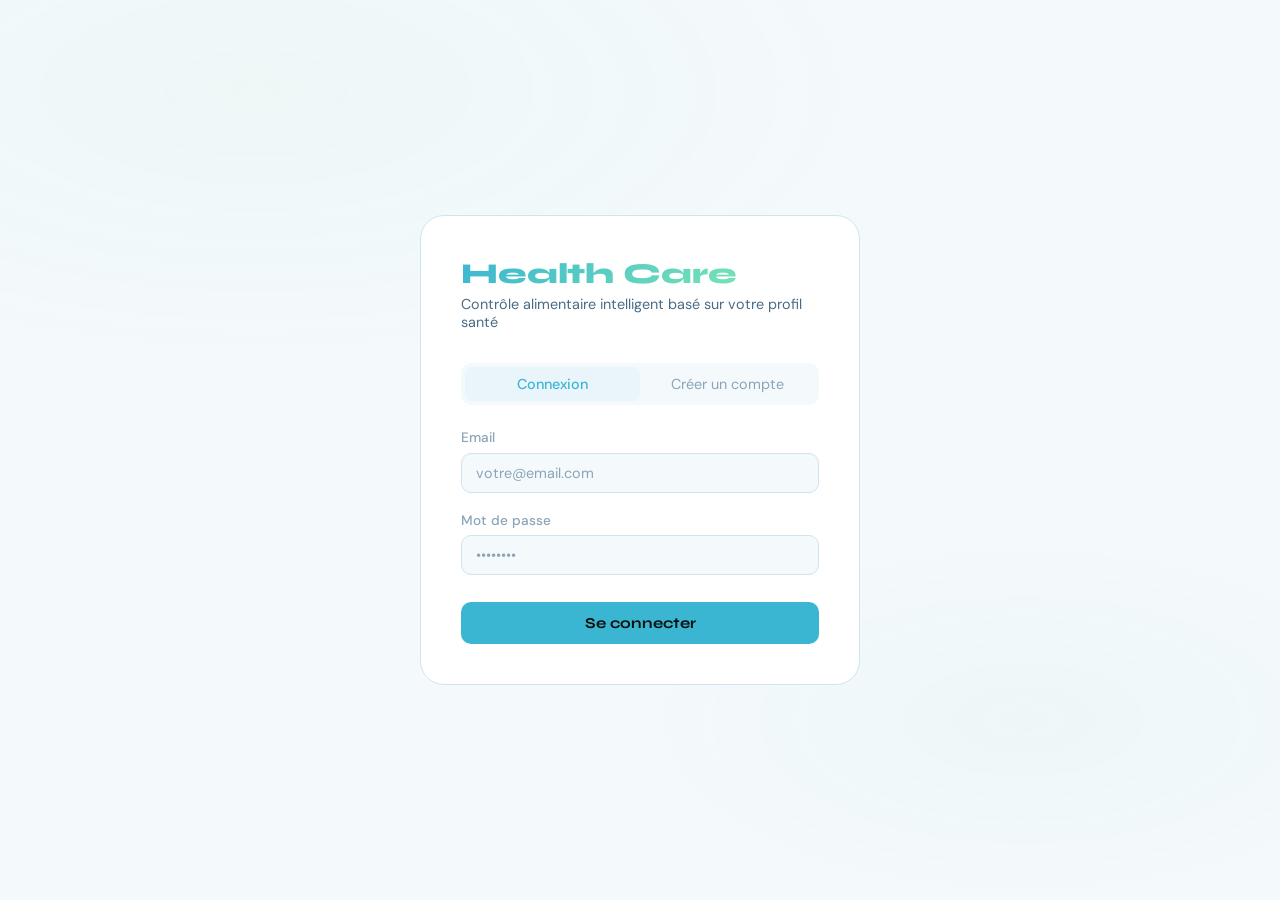
<file: index.html>
<!DOCTYPE html>
<html lang="fr">
<head>
  <meta charset="UTF-8">
  <meta name="viewport" content="width=device-width, initial-scale=1.0">
  <title>Health Care — Contrôle Alimentaire Intelligent</title>
  <link
    href="https://fonts.googleapis.com/css2?family=Syne:wght@400;600;700;800&family=DM+Sans:ital,wght@0,300;0,400;0,500;1,300&display=swap"
    rel="stylesheet">
  <link rel="stylesheet" href="style.css">
</head>

<body>

  <nav id="main-nav" style="display:none">
    <div class="logo" onclick="goHome()" style="cursor:pointer">
      <img src="logos/health care logo.jpg" alt="Logo"  width="200px" height="100px">
    </div>
    
    <div class="nav-links">
      <button class="nav-link" id="nav-dashboard" onclick="showScreen('dashboard'); buildDashboard()">Dashboard</button>
      <button class="nav-link" id="nav-community" onclick="showScreen('community'); loadCommunity()">Communauté</button>
      <button class="nav-link" id="nav-coach" onclick="showScreen('coach'); loadChatHistory()">Coach IA</button>
      <button class="nav-link" id="nav-trends" onclick="showScreen('trends')">Tendances</button>
      <button class="nav-link" id="nav-profile" onclick="showScreen('profile'); buildProfileCard()">Profil</button>
    </div>
    <div class="nav-user">
      <div class="avatar" id="nav-avatar">?</div>
      <span class="nav-name" id="nav-name"></span>
      <button class="btn-logout" onclick="logout()">Déconnexion</button>
    </div>
  </nav>

  <div class="screen active" id="screen-auth">
    <div class="auth-card">
      <div class="auth-title">Health Care</div>
      <div class="auth-sub">Contrôle alimentaire intelligent basé sur votre profil santé</div>

      <div class="tabs">
        <button class="tab-btn active" onclick="switchTab('login')">Connexion</button>
        <button class="tab-btn" onclick="switchTab('register')">Créer un compte</button>
      </div>

      <div id="tab-login">
        <div class="form-group">
          <label>Email</label>
          <input type="email" id="login-email" placeholder="votre@email.com">
        </div>
        <div class="form-group">
          <label>Mot de passe</label>
          <input type="password" id="login-pass" placeholder="••••••••">
        </div>
        <div id="login-error" class="error-msg"></div>
        <button class="btn-primary" onclick="login()">Se connecter</button>
      </div>
      <div id="tab-register" style="display:none">
        <div class="form-row">
          <div class="form-group">
            <label>Prénom</label>
            <input type="text" id="reg-prenom" placeholder="Ali">
          </div>
          <div class="form-group">
            <label>Nom</label>
            <input type="text" id="reg-nom" placeholder="Ben Salah">
          </div>
        </div>
        <div class="form-group">
          <label>Email</label>
          <input type="email" id="reg-email" placeholder="votre@email.com">
        </div>
        <div class="form-group">
          <label>Mot de passe</label>
          <input type="password" id="reg-pass" placeholder="Minimum 6 caractères">
        </div>
        <div class="form-row3">
          <div class="form-group">
            <label>Âge</label>
            <input type="number" id="reg-age" placeholder="30" min="10" max="100">
          </div>
          <div class="form-group">
            <label>Taille (cm)</label>
            <input type="number" id="reg-height" placeholder="175" min="100" max="250">
          </div>
          <div class="form-group">
            <label>Poids (kg)</label>
            <input type="number" id="reg-weight" placeholder="70" min="30" max="300">
          </div>
        </div>
        <div class="form-row">
          <div class="form-group">
            <label>Sexe</label>
            <div class="goal-select-wrap">
              <select id="reg-gender">
                <option value="male">Homme</option>
                <option value="female">Femme</option>
              </select>
            </div>
          </div>
          <div class="form-group">
            <label>Activité physique</label>
            <div class="goal-select-wrap">
              <select id="reg-activity">
                <option value="1.2">1-Activité sédentaire (inactive)</option>
                <option value="1.375">2-Activité légère</option>
                <option value="1.55" selected>3-Activité modérée</option>
                <option value="1.725">4-Activité intense (vigoureuse)</option>
                <option value="1.9">5-Activité de musculation</option>
              </select>
            </div>
          </div>
        </div>
        <div class="form-group">
          <label>Objectif</label>
          <div class="goal-select-wrap">
            <select id="reg-goal">
              <option value="maintain">Maintenir le poids</option>
              <option value="lose">Perdre du poids</option>
              <option value="gain">Prendre du muscle</option>
            </select>
          </div>
        </div>
        <div class="form-group">
          <label>Conditions médicales / Notes (bilan de santé)</label>
          <textarea id="reg-medical" rows="2"
            placeholder="Ex: diabète type 2, hypertension, allergie au gluten..."></textarea>
          <div class="hint">Optionnel — pour personnaliser les recommandations</div>
        </div>
        <div id="reg-error" class="error-msg"></div>
        <div id="reg-success" class="success-msg"></div>
        <button class="btn-primary" onclick="register()">Créer mon compte</button>
      </div>
    </div>
  </div>
 
  <div class="screen" id="screen-profile">
    <div class="profile-wrap">
      <div class="profile-header">
        <div class="profile-icon">P</div>
        <div class="section-title">Mon Profil Santé</div>
        <div class="badge">Profil certifié ✓</div>
      </div>
      <div class="card" id="profile-info-card"></div>
      <div class="card" id="profile-bmi-card"></div>
      <button class="btn-primary" onclick="goToDashboard()" style="max-width:300px;margin:0 auto;display:block">
        Accéder au tableau de bord →
      </button>
    </div>
  </div>
 
  <div class="screen" id="screen-dashboard">
    <div class="dashboard-wrap">
      <div class="dash-header">
        <div>
          <div class="dash-title" id="dash-greeting">Bonjour</div>
          <div class="date-badge" id="dash-date"></div>
        </div>
      </div>
 
      <div class="stats-row">
        <div class="stat-card">
          <div class="stat-val" id="stat-cal">0</div>
          <div class="stat-label">kcal consommées</div>
        </div>
        <div class="stat-card">
          <div class="stat-val" id="stat-target">0</div>
          <div class="stat-label">kcal objectif</div>
        </div>
        <div class="stat-card">
          <div class="stat-val" id="stat-remaining">0</div>
          <div class="stat-label">kcal restantes</div>
        </div>
        <div class="stat-card">
          <div class="stat-val" id="stat-meals">0</div>
          <div class="stat-label">repas enregistrés</div>
        </div>
      </div>
 
      <div class="card">
        <div class="progress-section">
          <div class="progress-header">
            <span class="progress-label">Calories</span>
            <span class="progress-pct" id="cal-pct">0%</span>
          </div>
          <div class="progress-bar">
            <div class="progress-fill" id="cal-bar" style="width:0%"></div>
          </div>
        </div>
        <div class="macros-row" style="margin-top:1rem;margin-bottom:0">
          <div class="macro-card">
            <div class="macro-name">Protéines</div>
            <div class="macro-val" id="m-protein">0g</div>
            <div class="macro-target" id="mt-protein">/ 0g</div>
            <div class="macro-bar">
              <div class="macro-fill protein" id="mb-protein" style="width:0%"></div>
            </div>
          </div>
          <div class="macro-card">
            <div class="macro-name">Glucides</div>
            <div class="macro-val" id="m-carbs">0g</div>
            <div class="macro-target" id="mt-carbs">/ 0g</div>
            <div class="macro-bar">
              <div class="macro-fill carbs" id="mb-carbs" style="width:0%"></div>
            </div>
          </div>
          <div class="macro-card">
            <div class="macro-name">Lipides</div>
            <div class="macro-val" id="m-fat">0g</div>
            <div class="macro-target" id="mt-fat">/ 0g</div>
            <div class="macro-bar">
              <div class="macro-fill fat" id="mb-fat" style="width:0%"></div>
            </div>
          </div>
        </div>
      </div>
 
      <div class="add-meal-card">
        <div class="section-title" style="font-size:1rem;margin-bottom:0.8rem">Ajouter un aliment</div>
        <div class="meal-type-row" id="meal-types">
          <button class="meal-type-btn active" onclick="selectMealType(this,'petit-déjeuner')">Petit-déjeuner</button>
          <button class="meal-type-btn" onclick="selectMealType(this,'déjeuner')">Déjeuner</button>
          <button class="meal-type-btn" onclick="selectMealType(this,'dîner')">Dîner</button>
          <button class="meal-type-btn" onclick="selectMealType(this,'collation')">Collation</button>
        </div>
        <div class="food-input-row">
          <div class="scanner-btn" onclick="scanPhoto()" title="Scanner une photo">Scanner</div>
          <input type="text" id="food-input" placeholder="Ex: 200g de poulet grillé, 1 œuf, 250ml lait..."
            onkeydown="if(event.key==='Enter')addFood()">
          <button class="btn-add" id="add-btn" onclick="addFood()">Ajouter</button>
        </div>
        <div class="hint" style="margin-top:6px">Soyez précis sur la quantité pour une meilleure analyse</div>
 
        <div class="meals-list" id="meals-list">
          <div class="empty-state">
            <div class="ei"></div>Aucun aliment ajouté aujourd'hui
          </div>
        </div>
      </div>
 
      <div class="ai-analytics-section" style="margin-top:2rem">
        <div class="section-title" style="margin-bottom:1rem">Intelligence Artificielle</div>
        <div class="ai-actions-grid">
          <div class="ai-action-card" onclick="predictDeficiencies()">
            <div class="ai-card-icon"></div>
            <div class="ai-card-name">Prédire les carences</div>
            <div class="ai-card-sub">Analyse sur 7/30 jours</div>
          </div>
          <div class="ai-action-card" onclick="generateMenu()">
            <div class="ai-card-icon"></div>
            <div class="ai-card-name">Générer un menu</div>
            <div class="ai-card-sub">Plan de repas complet</div>
          </div>
        </div>
      </div>
 
      <button class="btn-analyze" id="analyze-btn" onclick="analyzeNutrition()" disabled style="margin-top:1.5rem">
        Lancer l'analyse (Aujourd'hui)
      </button>
 
      <div id="analysis-result"></div>
 
      <div class="card" id="tips-card" style="display:none">
        <div class="section-title" style="font-size:1rem">Recommandations personnalisées</div>
        <ul class="tips-list" id="tips-list"></ul>
      </div>
    </div>
  </div>
 
  <div class="screen" id="screen-coach">
    <div class="coach-wrap">
      <div class="coach-header">
        <div class="coach-avatar">IA</div>
        <div>
          <div class="coach-name">Assistant Nutritionnel IA</div>
          <div class="coach-status">En ligne — Prêt à vous aider</div>
        </div>
      </div>
      <div class="chat-container" id="chat-messages">
        <div class="bot-msg">Bonjour ! Je suis votre assistant nutritionnel. Comment puis-je vous aider aujourd'hui ?</div>
      </div>
      <div class="chat-input-row">
        <input type="text" id="chat-input" placeholder="Posez votre question..."
          onkeydown="if(event.key==='Enter')sendMessage()">
        <button class="btn-send" onclick="sendMessage()">Envoyer</button>
      </div>
    </div>
  </div>
 
  <div class="screen" id="screen-trends">
    <div class="trends-wrap">
 
      <div class="trends-header">
        <div class="section-title" style="margin-bottom:0">Analyse &amp; Menus</div>
        <div class="trends-subtitle">Analyses nutritionnelles personnalisées par IA</div>
      </div>
 
      <div class="trend-tabs">
        <button class="trend-tab active" onclick="switchTrendTab(this, 'deficiencies')">
          <span class="trend-tab-icon"></span> Carences
        </button>
        <button class="trend-tab" onclick="switchTrendTab(this, 'menus')">
          <span class="trend-tab-icon"></span> Menu hebdomadaire
        </button>
      </div>
 
      <div id="trend-content-deficiencies" class="trend-content">
        <div class="card trends-card">
          <div class="trends-card-header">
            <div>
              <div class="trends-card-title">Prédiction des carences</div>
              <div class="trends-card-desc">Basé sur votre historique alimentaire</div>
            </div>
            <div class="deficiency-controls">
              <div class="period-toggle">
                <button class="period-btn active" id="period-7" onclick="setPeriod(this, 7)">7j</button>
                <button class="period-btn" id="period-30" onclick="setPeriod(this, 30)">30j</button>
              </div>
              <button class="btn-analyze-sm" onclick="predictDeficiencies()">
                Analyser
              </button>
            </div>
          </div>
          <div class="deficiency-list" id="deficiency-list">
            <div class="empty-state">
              <div class="empty-icon"></div>
              <div>Lancez l'analyse pour détecter vos carences potentielles</div>
            </div>
          </div>
        </div>
      </div>
 
      <div id="trend-content-menus" class="trend-content" style="display:none">
        <div class="card trends-card">
          <div class="trends-card-header">
            <div>
              <div class="trends-card-title">Plan repas personnalisé</div>
              <div class="trends-card-desc">7 jours adaptés à votre profil et objectifs</div>
            </div>
            <button class="btn-analyze-sm" onclick="generateMenu()">
              Générer
            </button>
          </div>
          <div class="menu-display" id="menu-display">
            <div class="empty-state">
              <div class="empty-icon"></div>
              <div>Générez votre plan repas hebdomadaire personnalisé</div>
            </div>
          </div>
        </div>
      </div>
 
    </div>
  </div>
 
  <div class="screen" id="screen-community">
    <div class="community-wrap">
      <div class="section-title">Espace Médical & Communauté</div>
      <div class="community-actions">
        <button class="btn-primary" onclick="showPostModal()">Poser une question / Partager un bilan</button>
      </div>
      <div id="community-posts" class="posts-list">
        <!-- Posts will be loaded here -->
      </div>
    </div>

    <!-- Modal for new post -->
    <div id="post-modal" class="modal" style="display:none">
      <div class="modal-content">
        <span class="close" onclick="closePostModal()">&times;</span>
        <h3>Nouveau Post</h3>
        <div class="form-group">
          <label>Type</label>
          <select id="post-type">
            <option value="question">Question</option>
            <option value="bilan">Bilan Médical (Photo)</option>
          </select>
        </div>
        <div class="form-group" id="post-recipient-group" style="display:none">
          <label>Pour quel utilisateur ? (Optionnel)</label>
          <select id="post-recipient">
            <option value="">Tout le monde (Public)</option>
            <!-- Users will be loaded here -->
          </select>
        </div>
        <div class="form-group">
          <label>Titre</label>
          <input type="text" id="post-title" placeholder="Ex: Question sur le fer">
        </div>
        <div class="form-group">
          <label>Message</label>
          <textarea id="post-content" rows="4" placeholder="Votre message..."></textarea>
        </div>
        <div class="form-group" id="post-image-group" style="display:none">
          <label>Photo du bilan</label>
          <input type="file" id="post-image" accept="image/*">
        </div>
        <button class="btn-primary" onclick="submitPost()">Publier</button>
      </div>
    </div>
  </div>

  <script src="app.js"></script>
</body>
 
</html>
</file>
<file: style.css>
:root {
  --bg: #f4f9fc; /* fond clair */
  --surface: #ffffff;
  --surface2: #eaf4fb;
  --border: #d0e3f0;

  --accent: #3ab6d2; /* bleu principal */
  --accent2: #2aa4c0;
  --accent-dim: rgba(58, 182, 210, 0.1);

  --warn: #f59e0b;
  --warn-dim: rgba(245, 158, 11, 0.1);

  --danger: #ef4444;
  --danger-dim: rgba(239, 68, 68, 0.1);

  --text: #002b5f; /* bleu foncé pour texte */
  --text2: #4a6b85;
  --text3: #8aa4b8;

  --radius: 16px;
  --radius-sm: 10px;
}

* {
  margin: 0;
  padding: 0;
  box-sizing: border-box;
}

body {
  font-family: 'DM Sans', sans-serif;
  background: var(--bg);
  color: var(--text);
  min-height: 100vh;
  overflow-x: hidden;
}

/* BG TEXTURE */
body::before {
  content: '';
  position: fixed;
  inset: 0;
  background:
    radial-gradient(ellipse 80% 50% at 20% 10%, rgba(74, 222, 128, 0.04) 0%, transparent 60%),
    radial-gradient(ellipse 60% 40% at 80% 80%, rgba(34, 197, 94, 0.03) 0%, transparent 50%);
  pointer-events: none;
  z-index: 0;
}

/* ===== NAV ===== */
nav {
  position: fixed;
  top: 0;
  left: 0;
  right: 0;
  background: rgba(10, 15, 13, 0.85);
  backdrop-filter: blur(20px);
  border-bottom: 1px solid var(--border);
  padding: 0 2rem;
  height: 64px;
  display: flex;
  align-items: center;
  justify-content: space-between;
  z-index: 100;
}

.nav-links {
  display: flex;
  gap: 1rem;
}

.nav-link {
  background: none;
  border: none;
  color: var(--text2);
  font-size: 0.85rem;
  font-weight: 500;
  cursor: pointer;
  transition: all 0.2s;
  padding: 6px 10px;
  border-radius: 8px;
}

.nav-link:hover {
  background: var(--surface2);
  color: var(--accent);
}

@media(max-width: 800px) {
  .nav-links {
    display: none;
  }
}

.logo {
  font-family: 'Syne', sans-serif;
  font-weight: 800;
  font-size: 1.3rem;
  color: var(--accent);
  letter-spacing: -0.02em;
}

.logo span {
  color: var(--text);
}

.nav-user {
  display: flex;
  align-items: center;
  gap: 1rem;
}

.avatar {
  width: 36px;
  height: 36px;
  background: var(--accent-dim);
  border: 1px solid var(--accent);
  border-radius: 50%;
  display: flex;
  align-items: center;
  justify-content: center;
  font-size: 0.9rem;
  color: var(--accent);
  font-family: 'Syne', sans-serif;
  font-weight: 700;
}

.nav-name {
  font-size: 0.85rem;
  color: var(--text2);
}

.btn-logout {
  background: none;
  border: 1px solid var(--border);
  color: var(--text3);
  padding: 6px 14px;
  border-radius: 8px;
  cursor: pointer;
  font-size: 0.8rem;
  transition: all 0.2s;
}

.btn-logout:hover {
  border-color: var(--danger);
  color: var(--danger);
}

/* ===== SCREENS ===== */
.screen {
  display: none;
  min-height: 100vh;
  padding-top: 64px;
  position: relative;
  z-index: 1;
}

.screen.active {
  display: flex;
}

/* ===== AUTH SCREEN ===== */
#screen-auth {
  align-items: center;
  justify-content: center;
  padding: 80px 1rem;
}

.auth-card {
  background: var(--surface);
  border: 1px solid var(--border);
  border-radius: 24px;
  padding: 2.5rem;
  width: 100%;
  max-width: 440px;
  animation: slideUp 0.5s ease;
}

@keyframes slideUp {
  from {
    opacity: 0;
    transform: translateY(30px);
  }

  to {
    opacity: 1;
    transform: translateY(0);
  }
}

.auth-title {
  font-family: 'Syne', sans-serif;
  font-size: 1.8rem;
  font-weight: 800;
  margin-bottom: 0.3rem;
  background: linear-gradient(135deg, var(--accent), #86efac);
  -webkit-background-clip: text;
  background-clip: text;
  -webkit-text-fill-color: transparent;
}

.auth-sub {
  color: var(--text2);
  font-size: 0.9rem;
  margin-bottom: 2rem;
}

.tabs {
  display: flex;
  background: var(--bg);
  border-radius: var(--radius-sm);
  padding: 4px;
  margin-bottom: 1.5rem;
}

.tab-btn {
  flex: 1;
  padding: 8px;
  border: none;
  background: none;
  color: var(--text3);
  font-family: 'DM Sans', sans-serif;
  font-size: 0.9rem;
  cursor: pointer;
  border-radius: 8px;
  transition: all 0.2s;
}

.tab-btn.active {
  background: var(--surface2);
  color: var(--accent);
  font-weight: 500;
}

.form-group {
  margin-bottom: 1rem;
}

label {
  display: block;
  font-size: 0.82rem;
  color: var(--text2);
  margin-bottom: 6px;
  font-weight: 500;
}

input,
select,
textarea {
  width: 100%;
  background: var(--bg);
  border: 1px solid var(--border);
  color: var(--text);
  padding: 10px 14px;
  border-radius: var(--radius-sm);
  font-family: 'DM Sans', sans-serif;
  font-size: 0.9rem;
  transition: border-color 0.2s;
  outline: none;
}

input:focus,
select:focus,
textarea:focus {
  border-color: var(--accent);
}

input::placeholder {
  color: var(--text3);
}

select option {
  background: var(--surface);
}

.form-row {
  display: grid;
  grid-template-columns: 1fr 1fr;
  gap: 0.8rem;
}

.form-row3 {
  display: grid;
  grid-template-columns: 1fr 1fr 1fr;
  gap: 0.8rem;
}

.btn-primary {
  width: 100%;
  padding: 12px;
  background: var(--accent);
  color: #0a0f0d;
  border: none;
  border-radius: var(--radius-sm);
  font-family: 'Syne', sans-serif;
  font-weight: 700;
  font-size: 0.95rem;
  cursor: pointer;
  transition: all 0.2s;
  margin-top: 0.5rem;
}

.btn-primary:hover {
  background: #22c55e;
  transform: translateY(-1px);
  box-shadow: 0 8px 20px rgba(74, 222, 128, 0.25);
}

.btn-primary:disabled {
  opacity: 0.5;
  cursor: not-allowed;
  transform: none;
}

.hint {
  font-size: 0.75rem;
  color: var(--text3);
  margin-top: 4px;
}

.error-msg {
  color: var(--danger);
  font-size: 0.82rem;
  margin-top: 0.5rem;
  text-align: center;
}

.success-msg {
  color: var(--accent);
  font-size: 0.82rem;
  margin-top: 0.5rem;
  text-align: center;
}

/* ===== PROFILE SCREEN ===== */
#screen-profile {
  flex-direction: column;
  align-items: center;
  padding: 80px 1rem 2rem;
}

.profile-wrap {
  width: 100%;
  max-width: 600px;
}

.profile-header {
  text-align: center;
  margin-bottom: 2rem;
}

.profile-icon {
  width: 70px;
  height: 70px;
  background: var(--accent-dim);
  border: 2px solid var(--accent);
  border-radius: 50%;
  display: flex;
  align-items: center;
  justify-content: center;
  font-size: 2rem;
  margin: 0 auto 1rem;
}

.section-title {
  font-family: 'Syne', sans-serif;
  font-size: 1.3rem;
  font-weight: 700;
  margin-bottom: 1rem;
  color: var(--text);
}

.card {
  background: var(--surface);
  border: 1px solid var(--border);
  border-radius: var(--radius);
  padding: 1.5rem;
  margin-bottom: 1rem;
}

.badge {
  display: inline-flex;
  align-items: center;
  gap: 6px;
  padding: 4px 12px;
  border-radius: 20px;
  font-size: 0.75rem;
  font-weight: 600;
  background: rgba(74, 222, 128, 0.1);
  color: var(--accent);
  border: 1px solid rgba(74, 222, 128, 0.2);
  margin-bottom: 1rem;
}

/* ===== DASHBOARD ===== */
#screen-dashboard {
  flex-direction: column;
  padding: 80px 1rem 2rem;
  align-items: center;
}

.dashboard-wrap {
  width: 100%;
  max-width: 900px;
}

.dash-header {
  display: flex;
  justify-content: space-between;
  align-items: flex-start;
  margin-bottom: 1.5rem;
  flex-wrap: wrap;
  gap: 1rem;
}

.dash-title {
  font-family: 'Syne', sans-serif;
  font-size: 1.8rem;
  font-weight: 800;
}

.date-badge {
  background: var(--surface);
  border: 1px solid var(--border);
  padding: 6px 14px;
  border-radius: 20px;
  font-size: 0.82rem;
  color: var(--text2);
}

/* STATS ROW */
.stats-row {
  display: grid;
  grid-template-columns: repeat(4, 1fr);
  gap: 0.8rem;
  margin-bottom: 1.5rem;
}

@media(max-width: 680px) {
  .stats-row {
    grid-template-columns: repeat(2, 1fr);
  }
}

.stat-card {
  background: var(--surface);
  border: 1px solid var(--border);
  border-radius: var(--radius-sm);
  padding: 1rem;
  text-align: center;
  transition: border-color 0.2s;
}

.stat-card:hover {
  border-color: var(--accent);
}

.stat-val {
  font-family: 'Syne', sans-serif;
  font-size: 1.6rem;
  font-weight: 800;
  color: var(--accent);
  margin-bottom: 2px;
}

.stat-label {
  font-size: 0.75rem;
  color: var(--text3);
}

/* PROGRESS BAR */
.progress-section {
  margin-bottom: 1.5rem;
}

.progress-header {
  display: flex;
  justify-content: space-between;
  margin-bottom: 6px;
}

.progress-label {
  font-size: 0.85rem;
  color: var(--text2);
}

.progress-pct {
  font-size: 0.85rem;
  font-family: 'Syne', sans-serif;
  font-weight: 700;
}

.progress-bar {
  height: 8px;
  background: var(--surface2);
  border-radius: 4px;
  overflow: hidden;
}

.progress-fill {
  height: 100%;
  border-radius: 4px;
  background: linear-gradient(90deg, var(--accent), #86efac);
  transition: width 1s ease;
}

.progress-fill.warn {
  background: linear-gradient(90deg, var(--warn), #fbbf24);
}

.progress-fill.danger {
  background: linear-gradient(90deg, var(--danger), #f97316);
}

/* MACROS */
.macros-row {
  display: grid;
  grid-template-columns: repeat(3, 1fr);
  gap: 0.8rem;
  margin-bottom: 1.5rem;
}

@media(max-width: 500px) {
  .macros-row {
    grid-template-columns: 1fr;
  }
}

.macro-card {
  background: var(--surface);
  border: 1px solid var(--border);
  border-radius: var(--radius-sm);
  padding: 1rem;
}

.macro-name {
  font-size: 0.75rem;
  color: var(--text3);
  margin-bottom: 4px;
}

.macro-val {
  font-family: 'Syne', sans-serif;
  font-size: 1.2rem;
  font-weight: 700;
}

.macro-target {
  font-size: 0.75rem;
  color: var(--text3);
}

.macro-bar {
  height: 4px;
  background: var(--surface2);
  border-radius: 2px;
  margin-top: 8px;
  overflow: hidden;
}

.macro-fill {
  height: 100%;
  border-radius: 2px;
  transition: width 1s ease;
}

.macro-fill.protein {
  background: #60a5fa;
}

.macro-fill.carbs {
  background: #f59e0b;
}

.macro-fill.fat {
  background: #a78bfa;
}

/* ADD MEAL */
.add-meal-card {
  background: var(--surface);
  border: 1px solid var(--border);
  border-radius: var(--radius);
  padding: 1.5rem;
  margin-bottom: 1.5rem;
}

.meal-type-row {
  display: flex;
  gap: 0.5rem;
  margin-bottom: 1rem;
  flex-wrap: wrap;
}

.meal-type-btn {
  padding: 6px 14px;
  border-radius: 20px;
  border: 1px solid var(--border);
  background: none;
  color: var(--text2);
  font-size: 0.82rem;
  cursor: pointer;
  transition: all 0.2s;
  font-family: 'DM Sans', sans-serif;
}

.meal-type-btn.active {
  background: var(--accent-dim);
  border-color: var(--accent);
  color: var(--accent);
}

.food-input-row {
  display: flex;
  gap: 0.8rem;
}

.food-input-row input {
  flex: 1;
}

.btn-add {
  padding: 10px 18px;
  background: var(--accent-dim);
  border: 1px solid var(--accent);
  color: var(--accent);
  border-radius: var(--radius-sm);
  cursor: pointer;
  font-family: 'Syne', sans-serif;
  font-weight: 600;
  font-size: 0.85rem;
  transition: all 0.2s;
  white-space: nowrap;
}

.btn-add:hover {
  background: var(--accent);
  color: #0a0f0d;
}

.btn-add:disabled {
  opacity: 0.4;
  cursor: not-allowed;
}

/* MEALS LIST */
.meals-list {
  margin-top: 1rem;
}

.meal-item {
  display: flex;
  align-items: center;
  gap: 0.8rem;
  padding: 0.7rem 0;
  border-bottom: 1px solid var(--border);
  animation: slideIn 0.3s ease;
}

@keyframes slideIn {
  from {
    opacity: 0;
    transform: translateX(-10px);
  }

  to {
    opacity: 1;
    transform: translateX(0);
  }
}

.meal-item:last-child {
  border-bottom: none;
}

.meal-dot {
  width: 8px;
  height: 8px;
  border-radius: 50%;
  background: var(--accent);
  flex-shrink: 0;
}

.meal-info {
  flex: 1;
}

.meal-name {
  font-size: 0.9rem;
  font-weight: 500;
}

.meal-meta {
  font-size: 0.75rem;
  color: var(--text3);
}

.meal-kcal {
  font-family: 'Syne', sans-serif;
  font-size: 0.9rem;
  color: var(--accent);
}

.button_del {
  background: none;
  border: none;
  color: var(--text3);
  cursor: pointer;
  font-size: 1rem;
  padding: 4px;
}

.button_del:hover {
  color: var(--danger);
}

/* AI ANALYSIS */
.analysis-card {
  border-radius: var(--radius);
  padding: 1.5rem;
  margin-bottom: 1.5rem;
  border: 1px solid;
  animation: slideUp 0.4s ease;
}

.analysis-card.sufficient {
  background: rgba(74, 222, 128, 0.05);
  border-color: rgba(74, 222, 128, 0.3);
}

.analysis-card.warning {
  background: var(--warn-dim);
  border-color: rgba(251, 146, 60, 0.3);
}

.analysis-card.danger {
  background: var(--danger-dim);
  border-color: rgba(248, 113, 113, 0.3);
}

.analysis-icon {
  font-size: 2rem;
  margin-bottom: 0.5rem;
}

.analysis-title {
  font-family: 'Syne', sans-serif;
  font-size: 1.1rem;
  font-weight: 700;
  margin-bottom: 0.5rem;
}

.analysis-text {
  font-size: 0.88rem;
  color: var(--text2);
  line-height: 1.6;
}

/* LOADING */
.loading-dots {
  display: inline-flex;
  gap: 4px;
  align-items: center;
}

.loading-dots span {
  width: 6px;
  height: 6px;
  background: var(--accent);
  border-radius: 50%;
  animation: dot 1.4s infinite;
}

.loading-dots span:nth-child(2) {
  animation-delay: 0.2s;
}

.loading-dots span:nth-child(3) {
  animation-delay: 0.4s;
}

@keyframes dot {

  0%,
  80%,
  100% {
    opacity: 0.2;
    transform: scale(0.8);
  }

  40% {
    opacity: 1;
    transform: scale(1);
  }
}

/* ANALYZE BTN */
.btn-analyze {
  width: 100%;
  padding: 14px;
  background: linear-gradient(135deg, #166534, #14532d);
  border: 1px solid rgba(74, 222, 128, 0.3);
  color: var(--accent);
  border-radius: var(--radius-sm);
  font-family: 'Syne', sans-serif;
  font-size: 1rem;
  font-weight: 700;
  cursor: pointer;
  transition: all 0.3s;
  display: flex;
  align-items: center;
  justify-content: center;
  gap: 0.5rem;
  margin-bottom: 1rem;
}

.btn-analyze:hover {
  background: linear-gradient(135deg, #15803d, #166534);
  box-shadow: 0 8px 24px rgba(74, 222, 128, 0.2);
}

.btn-analyze:disabled {
  opacity: 0.5;
  cursor: not-allowed;
}

.bmi-display {
  text-align: center;
  padding: 1.5rem;
  background: var(--surface2);
  border-radius: var(--radius-sm);
  margin-top: 1rem;
}

.bmi-val {
  font-family: 'Syne', sans-serif;
  font-size: 2.5rem;
  font-weight: 800;
}

.bmi-label {
  font-size: 0.85rem;
  color: var(--text2);
  margin-top: 4px;
}

.tips-list {
  list-style: none;
}

.tips-list li {
  padding: 0.5rem 0;
  border-bottom: 1px solid var(--border);
  font-size: 0.88rem;
  color: var(--text2);
  padding-left: 1rem;
  position: relative;
}

.tips-list li::before {
  content: '-';
  position: absolute;
  left: 0;
  color: var(--accent);
}

.tips-list li:last-child {
  border-bottom: none;
}

.empty-state {
  text-align: center;
  padding: 2rem;
  color: var(--text3);
  font-size: 0.88rem;
}

.empty-state .ei {
  font-size: 2rem;
  margin-bottom: 0.5rem;
}

select {
  appearance: none;
  cursor: pointer;
}

.goal-select-wrap {
  position: relative;
}

.goal-select-wrap::after {
  content: 'v';
  position: absolute;
  right: 12px;
  top: 50%;
  transform: translateY(-50%);
  color: var(--text3);
  pointer-events: none;
}

.scanner-btn {
  font-size: 1.2rem;
  padding: 8px;
  background: var(--surface2);
  border: 1px solid var(--border);
  border-radius: var(--radius-sm);
  cursor: pointer;
  transition: all 0.2s;
  display: flex;
  align-items: center;
  justify-content: center;
}

.scanner-btn:hover {
  border-color: var(--accent);
  background: var(--accent-dim);
}

.ai-analytics-section {
  background: var(--surface);
  border: 1px solid var(--border);
  border-radius: var(--radius);
  padding: 1.5rem;
}

.ai-actions-grid {
  display: grid;
  grid-template-columns: 1fr 1fr;
  gap: 1rem;
}

.ai-action-card {
  background: var(--surface2);
  border: 1px solid var(--border);
  border-radius: var(--radius-sm);
  padding: 1.2rem;
  cursor: pointer;
  transition: all 0.2s;
  text-align: center;
}

.ai-action-card:hover {
  border-color: var(--accent);
  background: var(--accent-dim);
  transform: translateY(-2px);
}

.ai-card-icon {
  font-size: 1.8rem;
  margin-bottom: 0.5rem;
}

.ai-card-name {
  font-family: 'Syne', sans-serif;
  font-weight: 700;
  font-size: 0.95rem;
}

.ai-card-sub {
  font-size: 0.75rem;
  color: var(--text3);
  margin-top: 3px;
}

/* COACH */
.coach-wrap {
  width: 100%;
  max-width: 600px;
  height: 80vh;
  display: flex;
  flex-direction: column;
  background: var(--surface);
  border: 1px solid var(--border);
  border-radius: 24px;
  overflow: hidden;
  margin: 20px auto;
}

.coach-header {
  padding: 1.2rem;
  background: var(--surface2);
  display: flex;
  align-items: center;
  gap: 1rem;
  border-bottom: 1px solid var(--border);
}

.coach-avatar {
  width: 44px;
  height: 44px;
  background: var(--accent-dim);
  border: 1px solid var(--accent);
  border-radius: 50%;
  display: flex;
  align-items: center;
  justify-content: center;
  font-size: 1.4rem;
}

.coach-name {
  font-family: 'Syne', sans-serif;
  font-weight: 700;
}

.coach-status {
  font-size: 0.75rem;
  color: var(--accent);
}

.chat-container {
  flex: 1;
  padding: 1.5rem;
  overflow-y: auto;
  display: flex;
  flex-direction: column;
  gap: 1rem;
}

.user-msg,
.bot-msg {
  max-width: 80%;
  padding: 10px 14px;
  border-radius: 12px;
  font-size: 0.9rem;
  line-height: 1.5;
}

.user-msg {
  align-self: flex-end;
  background: var(--accent);
  color: #0a0f0d;
}

.bot-msg {
  align-self: flex-start;
  background: var(--surface2);
  border: 1px solid var(--border);
}

.chat-input-row {
  padding: 1rem;
  background: var(--surface2);
  display: flex;
  gap: 0.8rem;
}

.btn-send {
  padding: 0 1.2rem;
  background: var(--accent);
  color: #0a0f0d;
  border: none;
  border-radius: 8px;
  font-family: 'Syne', sans-serif;
  font-weight: 700;
  cursor: pointer;
}

/* TRENDS */
#screen-trends {
  flex-direction: column;
  padding: 80px 1rem 3rem;
  align-items: center;
}

.trends-wrap {
  width: 100%;
  max-width: 860px;
}

.trends-header {
  margin-bottom: 1.5rem;
}

.trends-subtitle {
  font-size: 0.85rem;
  color: var(--text3);
  margin-top: 0.3rem;
}

.trend-tabs {
  display: flex;
  gap: 0.6rem;
  margin-bottom: 1.5rem;
}

.trend-tab {
  flex: 1;
  padding: 10px 14px;
  background: var(--surface);
  border: 1px solid var(--border);
  border-radius: 12px;
  color: var(--text2);
  cursor: pointer;
  font-size: 0.9rem;
  font-family: 'Syne', sans-serif;
  font-weight: 600;
  transition: all 0.2s;
  display: flex;
  align-items: center;
  justify-content: center;
  gap: 0.4rem;
}

.trend-tab:hover {
  border-color: var(--accent);
  color: var(--accent);
}

.trend-tab.active {
  border-color: var(--accent);
  color: var(--accent);
  background: var(--accent-dim);
}

.trend-tab-icon {
  font-size: 1rem;
}

/* TRENDS CARD */
.trends-card {
  padding: 0;
  overflow: hidden;
}

.trends-card-header {
  display: flex;
  justify-content: space-between;
  align-items: center;
  padding: 1.2rem 1.5rem;
  background: var(--surface2);
  border-bottom: 1px solid var(--border);
  flex-wrap: wrap;
  gap: 0.8rem;
}

.trends-card-title {
  font-family: 'Syne', sans-serif;
  font-weight: 700;
  font-size: 1rem;
  color: var(--text);
}

.trends-card-desc {
  font-size: 0.78rem;
  color: var(--text3);
  margin-top: 3px;
}

.deficiency-controls {
  display: flex;
  align-items: center;
  gap: 0.6rem;
}

/* PERIOD TOGGLE */
.period-toggle {
  display: flex;
  background: var(--bg);
  border: 1px solid var(--border);
  border-radius: 8px;
  overflow: hidden;
}

.period-btn {
  padding: 5px 14px;
  font-size: 0.78rem;
  font-family: 'Syne', sans-serif;
  font-weight: 600;
  border: none;
  background: none;
  color: var(--text3);
  cursor: pointer;
  transition: all 0.2s;
}

.period-btn.active {
  background: var(--accent);
  color: #0a0f0d;
}

/* ANALYZE SM BUTTON */
.btn-analyze-sm {
  padding: 7px 16px;
  background: linear-gradient(135deg, #166534, #14532d);
  border: 1px solid rgba(74, 222, 128, 0.3);
  color: var(--accent);
  border-radius: 8px;
  font-family: 'Syne', sans-serif;
  font-weight: 700;
  font-size: 0.82rem;
  cursor: pointer;
  transition: all 0.2s;
  white-space: nowrap;
}

.btn-analyze-sm:hover {
  background: linear-gradient(135deg, #15803d, #166534);
  box-shadow: 0 4px 16px rgba(74, 222, 128, 0.25);
}

/* LOADING STATE */
.deficiency-loading {
  display: flex;
  align-items: center;
  gap: 0.8rem;
  padding: 2rem 1.5rem;
  color: var(--text2);
  font-size: 0.88rem;
}

/* DEFICIENCY LIST */
.deficiency-list {
  padding: 1rem 1.5rem 0.5rem;
}

.deficiency-item {
  display: flex;
  justify-content: space-between;
  align-items: center;
  padding: 0.85rem 1rem;
  background: var(--surface2);
  border: 1px solid var(--border);
  border-radius: 12px;
  margin-bottom: 0.7rem;
  animation: slideIn 0.35s ease both;
  transition: border-color 0.2s, transform 0.2s;
  gap: 0.8rem;
}

.deficiency-item:hover {
  border-color: rgba(74, 222, 128, 0.25);
  transform: translateY(-1px);
}

.deficiency-left {
  display: flex;
  align-items: center;
  gap: 0.8rem;
  flex: 1;
  min-width: 0;
}

.deficiency-icon {
  font-size: 1.5rem;
  flex-shrink: 0;
  width: 36px;
  text-align: center;
}

.deficiency-info {
  flex: 1;
  min-width: 0;
}

.deficiency-nutrient {
  font-weight: 700;
  font-family: 'Syne', sans-serif;
  font-size: 0.95rem;
}

.deficiency-advice {
  font-size: 0.78rem;
  color: var(--text3);
  margin-top: 3px;
  line-height: 1.4;
}

.deficiency-right {
  display: flex;
  flex-direction: column;
  align-items: flex-end;
  gap: 0.4rem;
  flex-shrink: 0;
}

.deficiency-trend {
  font-size: 0.75rem;
  color: var(--text3);
  white-space: nowrap;
}

.deficiency-risk {
  font-size: 0.72rem;
  padding: 3px 10px;
  border-radius: 12px;
  font-weight: 600;
  white-space: nowrap;
}

.deficiency-risk.high {
  background: var(--danger-dim);
  color: var(--danger);
  border: 1px solid rgba(248, 113, 113, 0.3);
}

.deficiency-risk.medium {
  background: var(--warn-dim);
  color: var(--warn);
  border: 1px solid rgba(251, 146, 60, 0.3);
}

.deficiency-risk.low {
  background: var(--accent-dim);
  color: var(--accent);
  border: 1px solid rgba(74, 222, 128, 0.3);
}

/* EMPTY STATE */
.empty-state {
  text-align: center;
  padding: 2.5rem 1rem;
  color: var(--text3);
  font-size: 0.88rem;
}

.empty-icon {
  font-size: 2.2rem;
  margin-bottom: 0.6rem;
}

/* MENU DISPLAY */
.menu-display {
  padding: 1rem 1.5rem 1.5rem;
}

.menu-grid {
  display: grid;
  grid-template-columns: repeat(auto-fill, minmax(200px, 1fr));
  gap: 0.9rem;
}

@media(max-width: 620px) {
  .menu-grid {
    grid-template-columns: 1fr;
  }
}

.menu-day-card {
  background: var(--surface2);
  border: 1px solid var(--border);
  border-radius: 14px;
  overflow: hidden;
  animation: slideUp 0.4s ease both;
  transition: border-color 0.2s, transform 0.2s;
}

.menu-day-card:hover {
  border-color: rgba(74, 222, 128, 0.3);
  transform: translateY(-2px);
}

.menu-day-header {
  display: flex;
  align-items: center;
  gap: 0.6rem;
  padding: 0.7rem 1rem;
  background: linear-gradient(135deg, rgba(74, 222, 128, 0.08), rgba(34, 197, 94, 0.04));
  border-bottom: 1px solid var(--border);
}

.menu-day-emoji {
  font-size: 1.2rem;
}

.menu-day-name {
  font-family: 'Syne', sans-serif;
  font-weight: 700;
  font-size: 0.95rem;
  color: var(--accent);
}

.menu-meal {
  padding: 0.55rem 1rem;
  border-bottom: 1px solid rgba(30, 46, 34, 0.5);
}

.menu-meal:last-child {
  border-bottom: none;
}

.menu-meal-label {
  font-size: 0.7rem;
  color: var(--text3);
  font-weight: 600;
  margin-bottom: 3px;
  text-transform: uppercase;
  letter-spacing: 0.04em;
}

.menu-meal-text {
  font-size: 0.82rem;
  color: var(--text2);
  line-height: 1.4;
}

/* Admin & Community Styles */
.admin-wrap, .community-wrap {
  padding: 2rem;
  max-width: 1200px;
  margin: 0 auto;
}

.users-grid {
  display: grid;
  grid-template-columns: repeat(auto-fill, minmax(300px, 1fr));
  gap: 1.5rem;
  margin-top: 1rem;
}

.user-card {
  background: var(--surface2);
  border: 1px solid var(--border);
  border-radius: 12px;
  padding: 1.5rem;
  display: flex;
  flex-direction: column;
  gap: 0.8rem;
  transition: transform 0.2s;
}

.user-card:hover {
  transform: translateY(-4px);
}

.user-card-header {
  display: flex;
  flex-direction: column;
}

.user-email {
  font-size: 0.85rem;
  color: var(--text3);
}

.user-card-info {
  display: flex;
  gap: 1rem;
  font-size: 0.9rem;
}

.btn-sm {
  padding: 0.5rem 1rem;
  font-size: 0.85rem;
  background: var(--accent);
  color: #0a0f0d;
  border: none;
  border-radius: 6px;
  cursor: pointer;
  font-weight: 700;
}

.btn-danger {
  background: var(--danger);
  color: white;
}

.user-card-actions {
  display: flex;
  gap: 0.5rem;
}

.history-list {
  display: flex;
  flex-direction: column;
  gap: 1rem;
  margin-top: 1rem;
}

.history-day {
  background: var(--surface2);
  border: 1px solid var(--border);
  border-radius: 8px;
  padding: 1rem;
}

.history-date {
  font-weight: 700;
  margin-bottom: 0.5rem;
  color: var(--accent);
}

.history-meal-item {
  display: grid;
  grid-template-columns: 120px 1fr 100px;
  padding: 0.4rem 0;
  border-bottom: 1px solid var(--border);
  font-size: 0.9rem;
}

.history-meal-item:last-child {
  border-bottom: none;
}

/* Community Posts */
.posts-list {
  display: flex;
  flex-direction: column;
  gap: 1.2rem;
  margin-top: 1.5rem;
}

.post-card {
  background: var(--surface2);
  border: 1px solid var(--border);
  border-radius: 16px;
  padding: 1.5rem;
  transition: all 0.3s ease;
}

.post-card.doctor-post {
  border-left: 4px solid var(--accent);
  background: linear-gradient(to right, rgba(74, 222, 128, 0.05), var(--surface2));
}

.post-header {
  display: flex;
  justify-content: space-between;
  align-items: flex-start;
  margin-bottom: 1.2rem;
}

.post-user-info {
  display: flex;
  align-items: center;
  gap: 0.8rem;
}

.post-avatar {
  width: 40px;
  height: 40px;
  background: var(--bg);
  border: 1px solid var(--border);
  border-radius: 50%;
  display: flex;
  align-items: center;
  justify-content: center;
  font-weight: 800;
  color: var(--accent);
}

.post-user-name {
  display: block;
  font-weight: 700;
  font-size: 1rem;
  color: var(--text);
}

.doctor-badge {
  background: var(--accent);
  color: #0a0f0d;
  padding: 2px 8px;
  border-radius: 20px;
  font-size: 0.7rem;
  font-weight: 800;
  text-transform: uppercase;
  margin-left: 6px;
  vertical-align: middle;
}

.recipient-tag {
  font-size: 0.8rem;
  color: var(--accent);
  margin-left: 8px;
  font-style: italic;
}

.private-badge, .public-badge {
  font-size: 0.65rem;
  padding: 1px 6px;
  border-radius: 4px;
  margin-left: 6px;
  text-transform: uppercase;
  font-weight: 700;
}

.private-badge {
  background: var(--danger-dim);
  color: var(--danger);
  border: 1px solid rgba(248, 113, 113, 0.2);
}

.public-badge {
  background: rgba(147, 197, 253, 0.1);
  color: #93c5fd;
  border: 1px solid rgba(147, 197, 253, 0.2);
}

.post-date {
  font-size: 0.75rem;
  color: var(--text3);
}

.post-type-tag {
  font-size: 0.75rem;
  background: var(--bg);
  padding: 4px 10px;
  border-radius: 8px;
  color: var(--text2);
  border: 1px solid var(--border);
}

.post-title {
  font-size: 1.1rem;
  font-weight: 800;
  margin-bottom: 0.6rem;
  font-family: 'Syne', sans-serif;
  color: var(--text);
}

.post-content {
  font-size: 0.95rem;
  line-height: 1.6;
  color: var(--text2);
}

.post-image {
  margin-top: 1rem;
  border-radius: 12px;
  overflow: hidden;
  border: 1px solid var(--border);
}

.post-image img {
  width: 100%;
  display: block;
  cursor: pointer;
  transition: opacity 0.3s;
}

.post-image img:hover {
  opacity: 0.9;
}

/* Modal */
.modal {
  position: fixed;
  z-index: 2000;
  left: 0;
  top: 0;
  width: 100%;
  height: 100%;
  background-color: rgba(0,0,0,0.8);
  display: flex;
  align-items: center;
  justify-content: center;
}

.modal-content {
  background: var(--surface);
  padding: 2rem;
  border-radius: 12px;
  width: 90%;
  max-width: 500px;
  position: relative;
  border: 1px solid var(--border);
}

.close {
  position: absolute;
  right: 1.5rem;
  top: 1rem;
  font-size: 1.5rem;
  cursor: pointer;
  color: var(--text3);
}

.form-group {
  margin-bottom: 1.2rem;
}

.form-group label {
  display: block;
  font-size: 0.85rem;
  color: var(--text3);
  margin-bottom: 0.4rem;
}


/* Responses section */
.responses-section {
    margin-top: 1.5rem;
    padding-top: 1rem;
    border-top: 1px solid var(--border);
}
.response-item {
    margin-bottom: 0.8rem;
    padding: 0.8rem;
    background: var(--bg);
    border-radius: 8px;
    font-size: 0.9rem;
    border: 1px solid var(--border);
}
.response-header {
    display: flex;
    justify-content: space-between;
    margin-bottom: 0.4rem;
    font-size: 0.8rem;
    color: var(--text3);
}
.response-user {
    font-weight: 600;
    color: var(--text1);
}
.response-content {
    line-height: 1.4;
    color: var(--text2);
}
.response-input-wrap {
    display: flex;
    gap: 0.5rem;
    margin-top: 1rem;
}
.response-input {
    flex: 1;
    padding: 0.6rem 1rem;
    border: 1px solid var(--border);
    border-radius: 20px;
    font-size: 0.9rem;
    background: var(--surface);
    color: var(--text);
}
.response-input:focus {
    outline: none;
    border-color: var(--accent);
}
.btn-response {
    padding: 0.5rem 1rem;
    background: var(--accent);
    color: white;
    border: none;
    border-radius: 20px;
    cursor: pointer;
    font-size: 0.85rem;
    font-weight: 600;
}
.doctor-response {
    background: rgba(46, 204, 113, 0.05);
    border-left: 3px solid var(--accent);
}

@media (max-width: 768px) {
  .users-grid {
    grid-template-columns: 1fr;
  }
}
</file>
